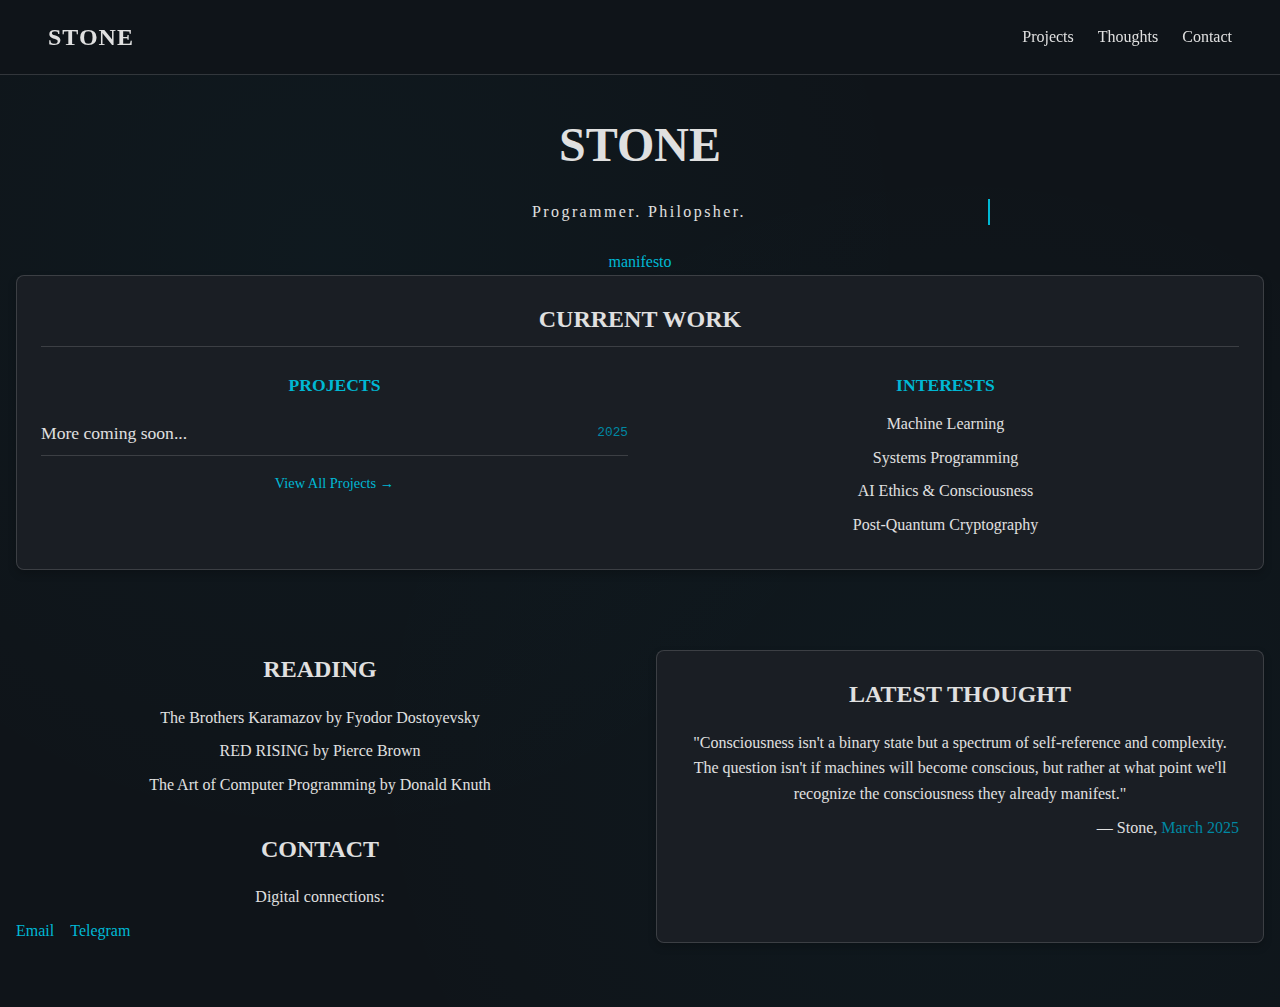
<file: index.html>
<!DOCTYPE html>
<html lang="en">
<head>
    <meta charset="UTF-8">
    <meta name="viewport" content="width=device-width, initial-scale=1.0">
    <title>STONE</title>
    <link rel="stylesheet" href="https://cdnjs.cloudflare.com/ajax/libs/font-awesome/6.1.1/css/all.min.css">
    <style>
        :root {
            --background: #0f1419;
            --text: #e0e0e0;
            --accent: #00b8d4;
            --accent-dim: #0088a3;
            --border: rgba(255, 255, 255, 0.15);
            --card-bg: #1a1e24;
        }
        
        * {
            margin: 0;
            padding: 0;
            box-sizing: border-box;
        }
        
        body {
            font-family: 'Times New Roman', Times, 'Liberation Serif', FreeSerif, serif !important;
            background-color: var(--background);
            background-image: 
                radial-gradient(circle at 25% 25%, rgba(0, 184, 212, 0.03) 0%, transparent 50%),
                radial-gradient(circle at 75% 75%, rgba(0, 184, 212, 0.03) 0%, transparent 50%);
            color: var(--text);
            line-height: 1.6;
        }
        
        a {
            color: var(--text);
            text-decoration: none;
            transition: color 0.2s ease;
        }
        
        a:hover {
            color: var(--accent);
        }
        
        .accent {
            color: var(--accent);
        }
        
        .accent-hover:hover {
            color: var(--accent-dim);
        }
        
        /* Navigation */
        nav {
            padding: 1rem 2rem;
            border-bottom: 1px solid var(--border);
            margin-bottom: 2rem;
            width: 100%;
        }
        
        nav .container {
            display: flex;
            justify-content: space-between;
            align-items: center;
        }
        
        nav .logo {
            font-size: 1.5rem;
            font-weight: bold;
            letter-spacing: 1px;
        }
        
        nav a:not(.logo) {
            position: relative;
            padding: 0.5rem 0;
        }
        
        nav a:not(.logo):hover span {
            width: 100%;
        }
        
        /* Main Content */
        main {
            min-height: 100vh;
        }
        
        .container {
            max-width: 1400px;
            margin: 0 auto;
            padding: 0 1rem;
        }
        
        .grid {
            display: grid;
            grid-template-columns: 1fr;
            gap: 2rem;
        }
        
        @media (min-width: 768px) {
            .grid {
                grid-template-columns: 1fr 1fr;
            }
        }
        
        .section {
            margin-bottom: 2rem;
        }
        
        .section-title {
            font-size: 1.5rem;
            font-weight: bold;
            margin-bottom: 1rem;
        }
        
        .space-y {
            display: flex;
            flex-direction: column;
            gap: 2rem;
        }
        
        /* Cards & Content */
        .card {
            background-color: var(--card-bg);
            border: 1px solid var(--border);
            padding: 1.5rem;
            border-radius: 8px;
            transition: all 0.3s ease;
            box-shadow: 0 4px 8px rgba(0, 0, 0, 0.2);
        }
        
        .card:hover {
            transform: translateY(-5px);
            box-shadow: 0 8px 16px rgba(0, 0, 0, 0.3);
            border-color: var(--accent-dim);
        }
        
        .project {
            display: flex;
            justify-content: space-between;
            align-items: center;
            padding: 0.5rem 0;
            border-bottom: 1px solid var(--border);
        }
        
        .project:last-child {
            border-bottom: none;
        }
        
        .project-title {
            font-family: serif;
            font-size: 1.1rem;
        }
        
        .project-date {
            font-family: monospace;
            font-size: 0.8rem;
            color: var(--accent-dim);
        }
        
        /* Book/Resource Styles */
        .resource-list {
            display: flex;
            flex-direction: column;
            gap: 0.5rem;
        }
        
        .resource-item {
            position: relative;
        }
        
        .resource-tooltip {
            display: none;
            position: absolute;
            right: 105%;
            top: 50%;
            transform: translateY(-50%);
            background-color: var(--card-bg);
            border: 1px solid var(--accent-dim);
            padding: 0.75rem;
            border-radius: 4px;
            width: 160px;
            font-size: 0.8rem;
            z-index: 10;
            white-space: pre-wrap;
        }
        
        .resource-item:hover .resource-tooltip {
            display: block;
        }
        
        @media (max-width: 768px) {
            .resource-tooltip {
                left: 0;
                right: auto;
                top: 100%;
                transform: none;
                margin-top: 0.25rem;
            }
        }
        
        /* Contact Section */
        .contact-links {
            display: flex;
            gap: 1rem;
            flex-wrap: wrap;
        }
        
        .contact-links a {
            color: var(--accent);
        }
        
        .contact-links a:hover {
            color: var(--accent-dim);
        }
        
        /* Terminal-like typing animation for intro */
        .terminal-text {
            border-right: 0.15em solid var(--accent);
            white-space: nowrap;
            overflow: hidden;
            margin: 0 auto;
            letter-spacing: 0.15em;
            animation: typing 3.5s steps(40, end), blink-caret 0.75s step-end infinite;
        }
        
        @keyframes typing {
            from { width: 0 }
            to { width: 100% }
        }
        
        @keyframes blink-caret {
            from, to { border-color: transparent }
            50% { border-color: var(--accent) }
        }
        
        /* Code block styling */
        pre {
            background-color: #1e1e1e;
            padding: 1rem;
            border-radius: 4px;
            overflow-x: auto;
            font-family: 'Times New Roman', Times, serif;
            margin: 1rem 0;
        }
        
        code {
            color: #f8f8f2;
        }
        
        .keyword { color: #569cd6; }
        .string { color: #ce9178; }
        .comment { color: #6a9955; }
        .function { color: #dcdcaa; }
        .variable { color: #9cdcfe; }
    </style>
</head>
<body>
    <!-- Navigation -->
    <nav style="background-color: rgba(15, 20, 25, 0.8); backdrop-filter: blur(8px); position: sticky; top: 0; z-index: 100;">
        <div class="container" style="display: flex; justify-content: space-between; align-items: center;">
            <a href="/" class="logo">STONE</a>
            <div style="display: flex; gap: 1.5rem;">
                <a href="/projects.html" style="position: relative; overflow: hidden;">
                    Projects
                    <span style="position: absolute; bottom: -2px; left: 0; width: 0; height: 2px; background-color: var(--accent); transition: width 0.3s ease;"></span>
               
                    <span style="position: absolute; bottom: -2px; left: 0; width: 0; height: 2px; background-color: var(--accent); transition: width 0.3s ease;"></span>
                </a>
                <a href="/thoughts.html" style="position: relative; overflow: hidden;">
                    Thoughts
                    <span style="position: absolute; bottom: -2px; left: 0; width: 0; height: 2px; background-color: var(--accent); transition: width 0.3s ease;"></span>
                </a>
                <a href="/contacts.html" style="position: relative; overflow: hidden;">
                    Contact
                    <span style="position: absolute; bottom: -2px; left: 0; width: 0; height: 2px; background-color: var(--accent); transition: width 0.3s ease;"></span>
                </a>
            </div>
        </div>
    </nav>
    
    <!-- Main Content -->
    <main>
        <div class="container">
            <!-- Hero Section -->
            <div class="section" style="margin-bottom: 3rem; text-align: center;">
                <h1 class="section-title" style="font-size: 3rem; margin-bottom: 1rem;">STONE</h1>
                <div style="max-width: 700px; margin: 0 auto;">
                    <p class="terminal-text" style="margin-bottom: 1.5rem;">Programmer. Philopsher.</p>
                    <p><a href="/manifesto.html" class="accent accent-hover">manifesto</a> 
            </div>
            
            <!-- Three Column Layout for Content -->
            <div style="display: grid; grid-template-columns: 1fr; gap: 2rem; margin-bottom: 3rem;">
                <!-- Current Work -->
                <div class="card" style="margin-bottom: 2rem;">
                    <h2 class="section-title" style="margin-bottom: 1.5rem; border-bottom: 1px solid var(--border); padding-bottom: 0.5rem;">CURRENT WORK</h2>
                    <div style="display: flex; flex-wrap: wrap; gap: 1.5rem;">
                        <div style="flex: 1; min-width: 300px;">
                            <h3 style="font-size: 1.1rem; margin-bottom: 0.75rem; color: var(--accent);">PROJECTS</h3>
                            <div class="project">
                                <span class="project-title">More coming soon...</span>
                                <span class="project-date">2025</span>
                            </div>
                            <a href="/projects.html" class="accent accent-hover" style="display: block; margin-top: 1rem; font-size: 0.9rem;">View All Projects →</a>
                        </div>
                        <div style="flex: 1; min-width: 300px;">
                            <h3 style="font-size: 1.1rem; margin-bottom: 0.75rem; color: var(--accent);">INTERESTS</h3>
                            <ul style="list-style-type: none; padding-left: 0;">
                                <li style="margin-bottom: 0.5rem;"><a href="https://en.wikipedia.org/wiki/Machine_learning" target="_blank" class="accent-hover">Machine Learning</a></li>
                                <li style="margin-bottom: 0.5rem;"><a href="https://en.wikipedia.org/wiki/Systems_programming" target="_blank" class="accent-hover">Systems Programming</a></li>
                                <li style="margin-bottom: 0.5rem;"><a href="https://en.wikipedia.org/wiki/Ethics_of_artificial_intelligence" target="_blank" class="accent-hover">AI Ethics & Consciousness</a></li>
                                <li style="margin-bottom: 0.5rem;"><a href="https://en.wikipedia.org/wiki/Post-quantum_cryptography" target="_blank" class="accent-hover">Post-Quantum Cryptography</a></li>
                            </ul>
                        </div>
                    </div>
                </div>
            </div>
            
     
 <!-- Bottom Section - Split into Two Parts -->
<div style="display: grid; grid-template-columns: 1fr 1fr; gap: 2rem;">
    <div>
        <div class="section">
            <h2 class="section-title">READING</h2>
            <div class="resource-list">
                <div class="resource-item">
                    <span class="accent-hover book-title">The Brothers Karamazov by Fyodor Dostoyevsky</span>
                    <div class="resource-tooltip">An exploration of cognition, complexity, and consciousness</div>
                </div>
                <div class="resource-item">
                    <span class="accent-hover book-title">RED RISING by Pierce Brown</span>
                    <div class="resource-tooltip">Sci-fi epic exploring revolution, caste hierarchy, and human nature.</div>
                </div>
                <div class="resource-item">
                    <span class="accent-hover book-title">The Art of Computer Programming by Donald Knuth</span>
                    <div class="resource-tooltip">Foundational text on algorithms and their mathematical analysis</div>
                </div>
            </div>
        </div>
        
        <div class="section">
            <h2 class="section-title">CONTACT</h2>
            <p style="margin-bottom: 0.5rem;">Digital connections:</p>
            <div class="contact-links">
                <a href="mailto:stone@stonelaw.org">Email</a>
                <a href="https://t.me/chthonex">Telegram</a>
            </div>
        </div>
    </div>
    
    <div class="section card">
        <h2 class="section-title">LATEST THOUGHT</h2>
        <p>"Consciousness isn't a binary state but a spectrum of self-reference and complexity. The question isn't if machines will become conscious, but rather at what point we'll recognize the consciousness they already manifest."</p>
        <p style="text-align: right; margin-top: 0.5rem;">— Stone, <span style="color: var(--accent-dim);">March 2025</span></p>
    </div>
</div>
<style>
.book-title {
    cursor: pointer;
    display: inline-block;
}
</style>
<script>
    // Reserved for future interactivity
    // You could add onclick handlers here if you want the books to do something when clicked
    document.querySelectorAll('.book-title').forEach(book => {
        book.addEventListener('click', function() {
            // Custom action when a book is clicked (optional)
            console.log('Book clicked:', this.textContent);
            // You could show a modal, change content, etc.
        });
    });
</script>
</div>
</main>
</body>
</html>
</file>
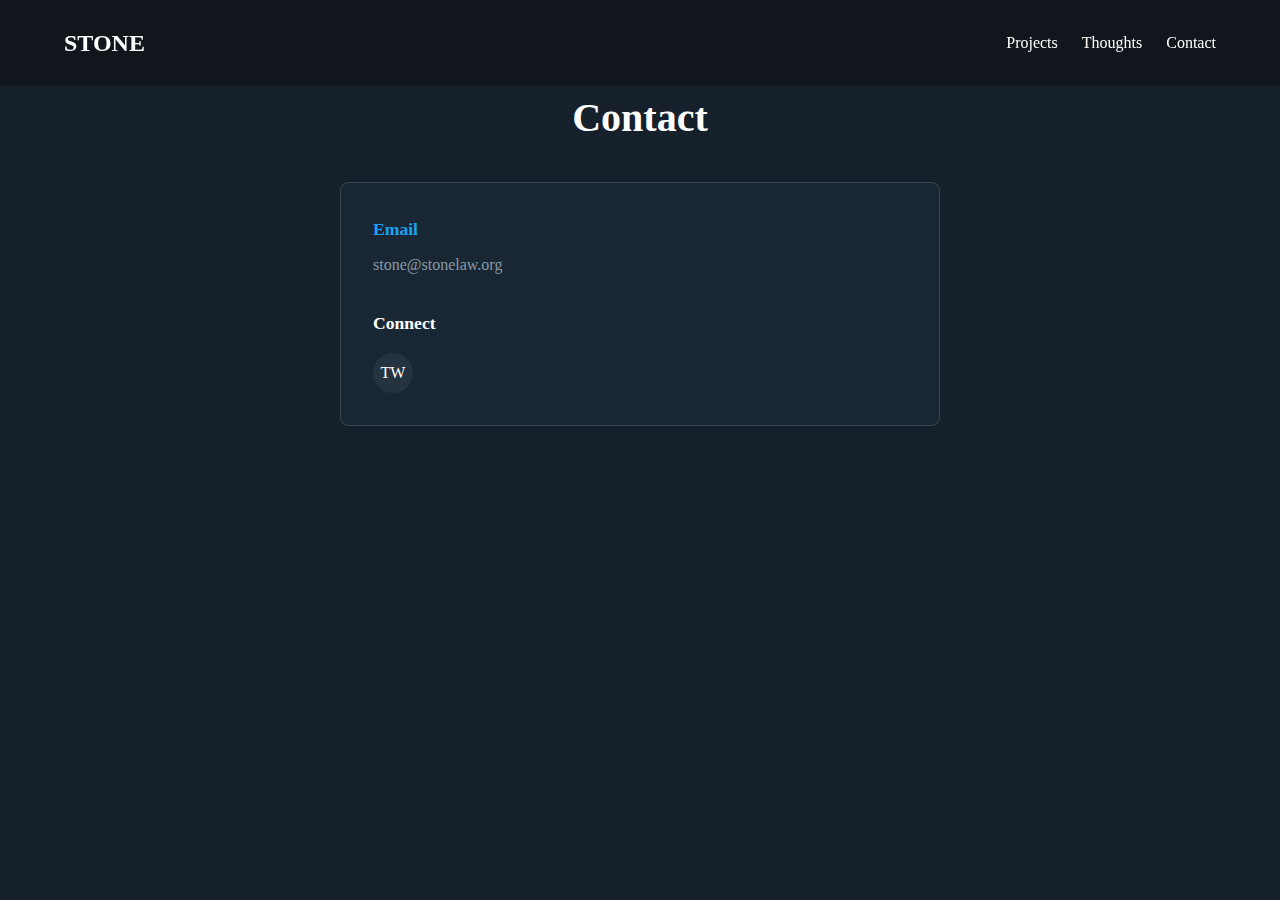
<file: contacts.html>
<!DOCTYPE html>
<html lang="en">
<head>
    <meta charset="UTF-8">
    <meta name="viewport" content="width=device-width, initial-scale=1.0">
    <title>Contact | STONE</title>
    <style>
        :root {
            --accent: #1DA1F2;
            --background: #15202B;
            --text: #FFFFFF;
            --secondary-text: #8899A6;
            --card-bg: #192734;
            --border: #38444D;
            --input-bg: #253341;
            --placeholder: #8899A6;
        }

        * {
            margin: 0;
            padding: 0;
            box-sizing: border-box;
        }

        body {
             font-family: 'Times New Roman', Times, 'Liberation Serif', FreeSerif, serif !important;
            background-color: var(--background);
            color: var(--text);
            line-height: 1.6;
        }

        .container {
            max-width: 1200px;
            margin: 0 auto;
            padding: 0 1.5rem;
        }

        /* Navigation Styles */
        nav {
            background-color: rgba(15, 20, 25, 0.8);
            backdrop-filter: blur(8px);
            position: sticky;
            top: 0;
            z-index: 100;
            padding: 1rem 0;
        }

        nav .container {
            display: flex;
            justify-content: space-between;
            align-items: center;
        }

        .logo {
            font-size: 1.5rem;
            font-weight: bold;
            color: var(--text);
            text-decoration: none;
        }

        nav a {
            color: var(--text);
            text-decoration: none;
            padding: 0.5rem 0;
            position: relative;
            overflow: hidden;
        }

        nav a span {
            position: absolute;
            bottom: -2px;
            left: 0;
            width: 0;
            height: 2px;
            background-color: var(--accent);
            transition: width 0.3s ease;
        }

        nav a:hover span {
            width: 100%;
        }

        /* Main Content Styles */
        main {
            padding: 2rem 0;
        }

        .page-header {
            margin-bottom: 2rem;
            text-align: center;
        }

        .page-header h1 {
            font-size: 2.5rem;
            margin-bottom: 0.5rem;
        }

        .page-header p {
            color: var(--secondary-text);
            font-size: 1.1rem;
        }

        .contact-container {
            display: grid;
            grid-template-columns: 1fr 1fr;
            gap: 3rem;
            max-width: 1000px;
            margin: 0 auto;
        }

        .contact-info {
            padding: 2rem;
            background-color: var(--card-bg);
            border-radius: 8px;
            border: 1px solid var(--border);
        }

        .contact-info h2 {
            margin-bottom: 1.5rem;
            font-size: 1.5rem;
        }

        .contact-method {
            margin-bottom: 1.5rem;
        }

        .contact-method h3 {
            font-size: 1.1rem;
            margin-bottom: 0.5rem;
            color: var(--accent);
        }

        .contact-method p {
            color: var(--secondary-text);
        }

        .social-links {
            margin-top: 2rem;
        }

        .social-links h3 {
            font-size: 1.1rem;
            margin-bottom: 1rem;
        }

        .social-icons {
            display: flex;
            gap: 1rem;
        }

        .social-icon {
            width: 40px;
            height: 40px;
            background-color: var(--input-bg);
            border-radius: 50%;
            display: flex;
            align-items: center;
            justify-content: center;
            text-decoration: none;
            color: var(--text);
            transition: background-color 0.3s;
        }

        .social-icon:hover {
            background-color: var(--accent);
        }

        .contact-form {
            padding: 2rem;
            background-color: var(--card-bg);
            border-radius: 8px;
            border: 1px solid var(--border);
        }

        .contact-form h2 {
            margin-bottom: 1.5rem;
            font-size: 1.5rem;
        }

        .form-group {
            margin-bottom: 1.5rem;
        }

        .form-group label {
            display: block;
            margin-bottom: 0.5rem;
            font-size: 0.9rem;
            color: var(--secondary-text);
        }

        .form-input {
            width: 100%;
            padding: 0.75rem;
            background-color: var(--input-bg);
            border: 1px solid var(--border);
            border-radius: 4px;
            color: var(--text);
            font-family: 'Cascadia Code', 'Fira Code', monospace;
            font-size: 0.9rem;
            transition: border-color 0.3s;
        }

        .form-input:focus {
            outline: none;
            border-color: var(--accent);
        }

        .form-input::placeholder {
            color: var(--placeholder);
        }

        textarea.form-input {
            min-height: 150px;
            resize: vertical;
        }

        .submit-button {
            background-color: var(--accent);
            color: #fff;
            border: none;
            border-radius: 4px;
            padding: 0.75rem 1.5rem;
            font-size: 1rem;
            cursor: pointer;
            transition: background-color 0.3s;
            font-family: 'Cascadia Code', 'Fira Code', monospace;
        }

        .submit-button:hover {
            background-color: #1991db;
        }

        /* Footer Styles */
        footer {
            margin-top: 4rem;
            padding: 2rem 0;
            border-top: 1px solid var(--border);
            color: var(--secondary-text);
            text-align: center;
        }

        @media (max-width: 768px) {
            .contact-container {
                grid-template-columns: 1fr;
            }
        }
    </style>
</head>
<body>
    <!-- Navigation -->
    <nav>
        <div class="container">
            <a href="index.html" class="logo">STONE</a>
            <div style="display: flex; gap: 1.5rem;">
                <a href="projects.html">
                    Projects
                    <span></span>
                </a>
                <a href="thoughts.html">
                    Thoughts
                    <span></span>
                </a>
                <a href="contact.html">
                    Contact
                    <span></span>
                </a>
            </div>
        </div>
    </nav>

    <!-- Main Content -->
    <main class="container">
        <div class="page-header">
            <h1>Contact</h1>
        </div>

        <div class="contact-container" style="display: block; max-width: 600px;">
            <div class="contact-info" style="width: 100%;">
            
                
                <div class="contact-method">
                    <h3>Email</h3>
                    <p>stone@stonelaw.org</p>
                </div>
                
                <div class="social-links">
                    <h3>Connect</h3>
                    <div class="social-icons">
                        <a href="https://twitter.com/stoned_law" class="social-icon" title="Twitter">TW</a>
                    </div>
                </div>
            </div>
            

        </div>
    </main>
</body>
</html>
</file>
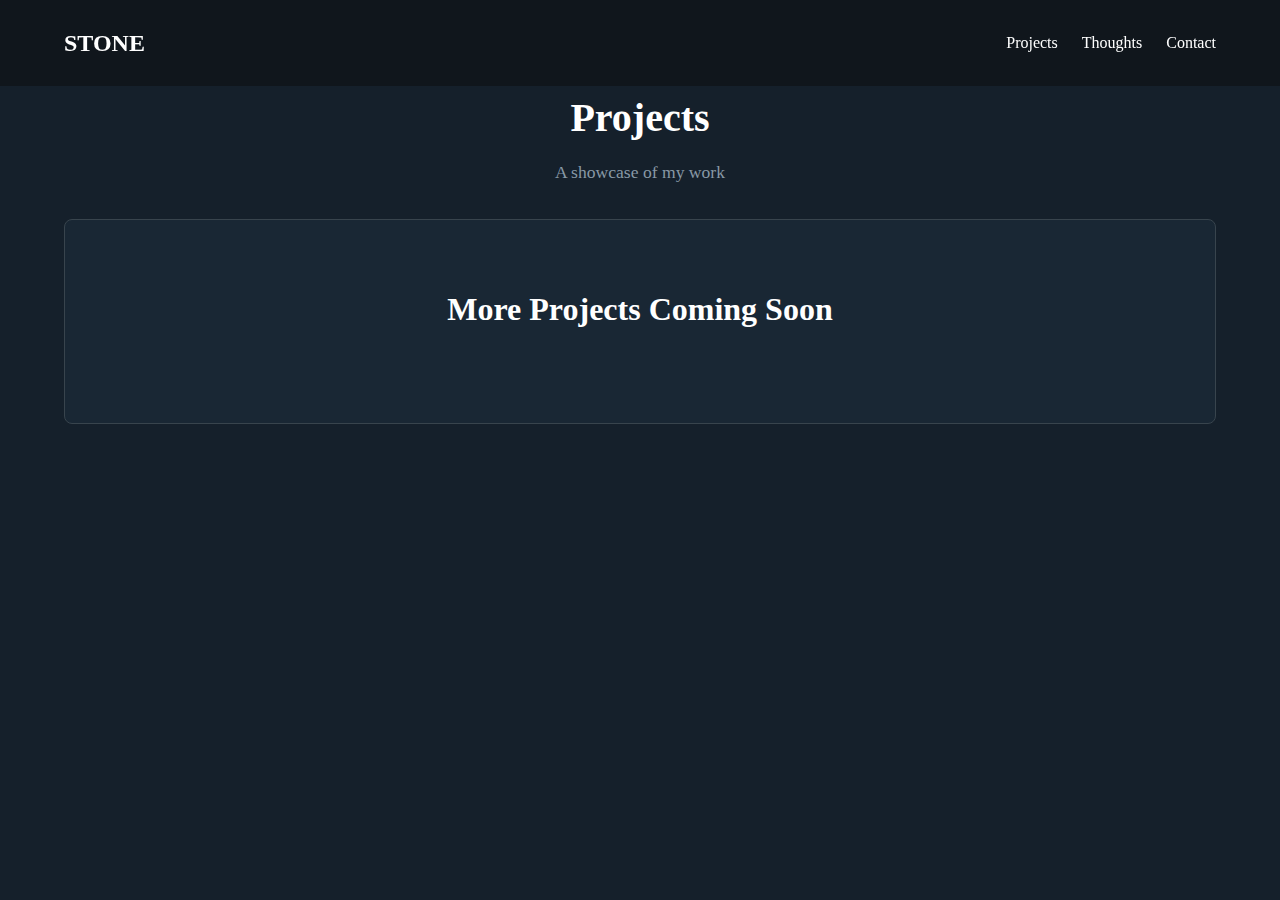
<file: projects.html>
<!DOCTYPE html>
<html lang="en">
<head>
    <meta charset="UTF-8">
    <meta name="viewport" content="width=device-width, initial-scale=1.0">
    <title>Projects | STONE</title>
    <style>
        :root {
            --accent: #1DA1F2;
            --background: #15202B;
            --text: #FFFFFF;
            --secondary-text: #8899A6;
            --card-bg: #192734;
            --border: #38444D;
        }

        * {
            margin: 0;
            padding: 0;
            box-sizing: border-box;
        }

        body {
            font-family: 'Times New Roman', Times, 'Liberation Serif', FreeSerif, serif !important;
            background-color: var(--background);
            color: var(--text);
            line-height: 1.6;
        }

        .container {
            max-width: 1200px;
            margin: 0 auto;
            padding: 0 1.5rem;
        }

        /* Navigation Styles */
        nav {
            background-color: rgba(15, 20, 25, 0.8);
            backdrop-filter: blur(8px);
            position: sticky;
            top: 0;
            z-index: 100;
            padding: 1rem 0;
        }

        nav .container {
            display: flex;
            justify-content: space-between;
            align-items: center;
        }

        .logo {
            font-size: 1.5rem;
            font-weight: bold;
            color: var(--text);
            text-decoration: none;
        }

        nav a {
            color: var(--text);
            text-decoration: none;
            padding: 0.5rem 0;
            position: relative;
            overflow: hidden;
        }

        nav a span {
            position: absolute;
            bottom: -2px;
            left: 0;
            width: 0;
            height: 2px;
            background-color: var(--accent);
            transition: width 0.3s ease;
        }

        nav a:hover span {
            width: 100%;
        }

        /* Main Content Styles */
        main {
            padding: 2rem 0;
        }

        .page-header {
            margin-bottom: 2rem;
            text-align: center;
        }

        .page-header h1 {
            font-size: 2.5rem;
            margin-bottom: 0.5rem;
        }

        .page-header p {
            color: var(--secondary-text);
            font-size: 1.1rem;
        }

        .projects-grid {
            display: grid;
            grid-template-columns: repeat(auto-fill, minmax(350px, 1fr));
            gap: 2rem;
        }

        .project-card {
            background-color: var(--card-bg);
            border-radius: 8px;
            border: 1px solid var(--border);
            overflow: hidden;
            transition: transform 0.3s ease, box-shadow 0.3s ease;
        }

        .project-card:hover {
            transform: translateY(-5px);
            box-shadow: 0 10px 20px rgba(0, 0, 0, 0.2);
        }

        .project-image {
            width: 100%;
            height: 200px;
            background-color: #2C3E50;
            display: flex;
            align-items: center;
            justify-content: center;
            color: var(--secondary-text);
            font-size: 1.2rem;
        }

        .project-content {
            padding: 1.5rem;
        }

        .project-title {
            font-size: 1.5rem;
            margin-bottom: 0.5rem;
        }

        .project-tags {
            display: flex;
            flex-wrap: wrap;
            gap: 0.5rem;
            margin-bottom: 1rem;
        }

        .project-tag {
            background-color: rgba(29, 161, 242, 0.2);
            color: var(--accent);
            padding: 0.2rem 0.5rem;
            border-radius: 4px;
            font-size: 0.8rem;
        }

        .project-description {
            color: var(--secondary-text);
            margin-bottom: 1.5rem;
        }

        .project-links {
            display: flex;
            gap: 1rem;
        }

        .project-link {
            color: var(--accent);
            text-decoration: none;
            font-weight: 500;
            display: inline-flex;
            align-items: center;
        }

        .project-link:hover {
            text-decoration: underline;
        }

        /* Footer Styles */
        footer {
            margin-top: 4rem;
            padding: 2rem 0;
            border-top: 1px solid var(--border);
            color: var(--secondary-text);
            text-align: center;
        }

        @media (max-width: 768px) {
            .projects-grid {
                grid-template-columns: 1fr;
            }
        }
    </style>
</head>
<body>
    <!-- Navigation -->
    <nav>
        <div class="container">
            <a href="index.html" class="logo">STONE</a>
            <div style="display: flex; gap: 1.5rem;">
                <a href="projects.html">
                    Projects
                    <span></span>
                </a>
                <a href="thoughts.html">
                    Thoughts
                    <span></span>
                </a>
                <a href="contact.html">
                    Contact
                    <span></span>
                </a>
            </div>
        </div>
    </nav>

    <!-- Main Content -->
    <main class="container">
        <div class="page-header">
            <h1>Projects</h1>
            <p>A showcase of my work</p>
        </div>

        <div style="text-align: center; padding: 4rem 2rem; background-color: var(--card-bg); border-radius: 8px; border: 1px solid var(--border);">
            <h2 style="font-size: 2rem; margin-bottom: 1.5rem;">More Projects Coming Soon</h2>
        </div>
    </main>

</body>
</html>
</file>
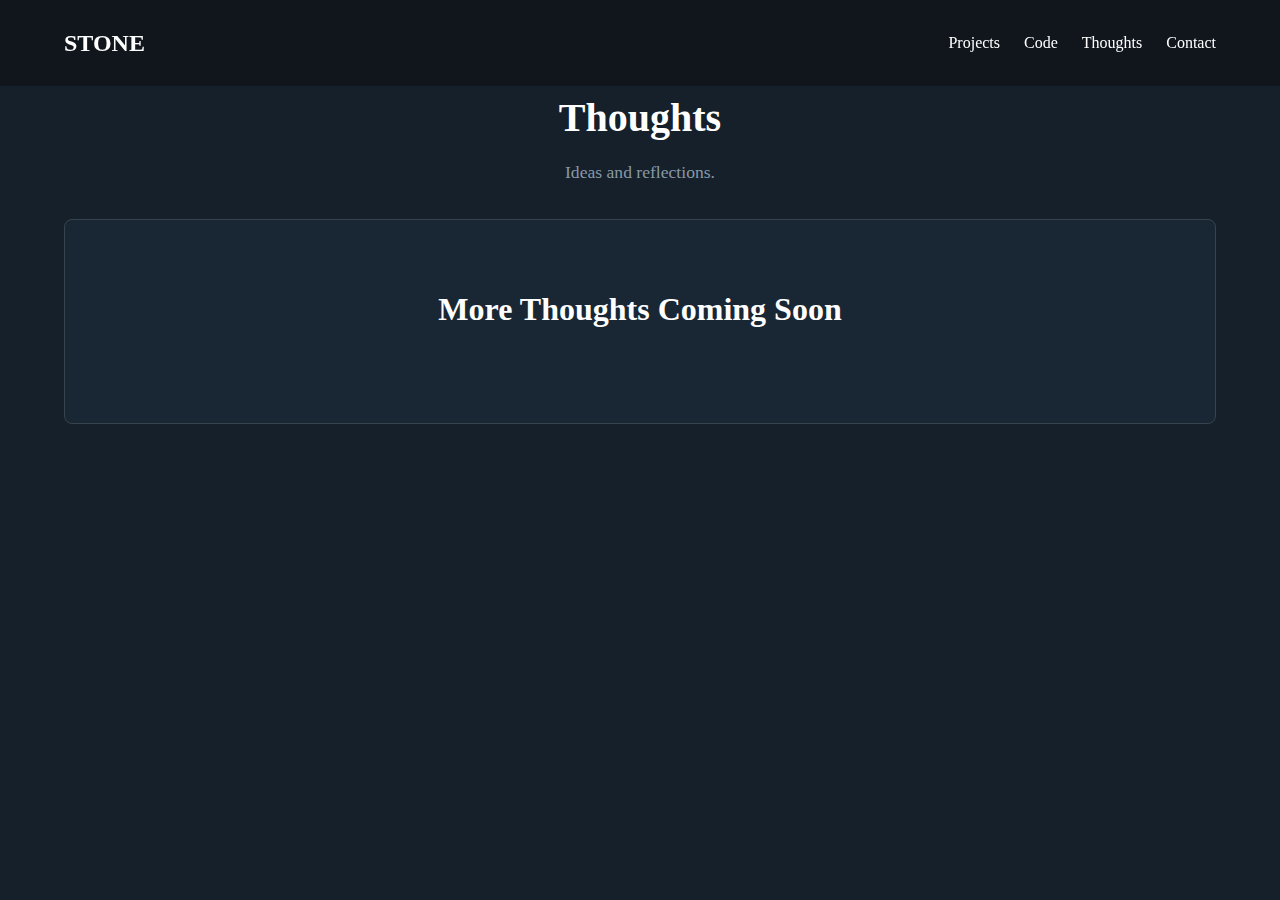
<file: thoughts.html>
<!DOCTYPE html>
<html lang="en">
<head>
    <meta charset="UTF-8">
    <meta name="viewport" content="width=device-width, initial-scale=1.0">
    <title>Thoughts | STONE</title>
    <style>
        :root {
            --accent: #1DA1F2;
            --background: #15202B;
            --text: #FFFFFF;
            --secondary-text: #8899A6;
            --card-bg: #192734;
            --border: #38444D;
        }

        * {
            margin: 0;
            padding: 0;
            box-sizing: border-box;
        }

        body {
            font-family: 'Times New Roman', Times, 'Liberation Serif', FreeSerif, serif !important;
            background-color: var(--background);
            color: var(--text);
            line-height: 1.6;
        }

        .container {
            max-width: 1200px;
            margin: 0 auto;
            padding: 0 1.5rem;
        }

        /* Navigation Styles */
        nav {
            background-color: rgba(15, 20, 25, 0.8);
            backdrop-filter: blur(8px);
            position: sticky;
            top: 0;
            z-index: 100;
            padding: 1rem 0;
        }

        nav .container {
            display: flex;
            justify-content: space-between;
            align-items: center;
        }

        .logo {
            font-size: 1.5rem;
            font-weight: bold;
            color: var(--text);
            text-decoration: none;
        }

        nav a {
            color: var(--text);
            text-decoration: none;
            padding: 0.5rem 0;
            position: relative;
            overflow: hidden;
        }

        nav a span {
            position: absolute;
            bottom: -2px;
            left: 0;
            width: 0;
            height: 2px;
            background-color: var(--accent);
            transition: width 0.3s ease;
        }

        nav a:hover span {
            width: 100%;
        }

        /* Main Content Styles */
        main {
            padding: 2rem 0;
        }

        .page-header {
            margin-bottom: 2rem;
            text-align: center;
        }

        .page-header h1 {
            font-size: 2.5rem;
            margin-bottom: 0.5rem;
        }

        .page-header p {
            color: var(--secondary-text);
            font-size: 1.1rem;
        }

        .thoughts-grid {
            display: grid;
            grid-template-columns: repeat(auto-fill, minmax(300px, 1fr));
            gap: 1.5rem;
        }

        .thought-card {
            background-color: var(--card-bg);
            border-radius: 8px;
            border: 1px solid var(--border);
            padding: 1.5rem;
            transition: transform 0.3s ease, box-shadow 0.3s ease;
        }

        .thought-card:hover {
            transform: translateY(-5px);
            box-shadow: 0 10px 20px rgba(0, 0, 0, 0.2);
        }

        .thought-date {
            color: var(--secondary-text);
            font-size: 0.9rem;
            margin-bottom: 0.5rem;
        }

        .thought-title {
            font-size: 1.3rem;
            margin-bottom: 0.5rem;
        }

        .thought-excerpt {
            color: var(--secondary-text);
        }

        /* Footer Styles */
        footer {
            margin-top: 4rem;
            padding: 2rem 0;
            border-top: 1px solid var(--border);
            color: var(--secondary-text);
            text-align: center;
        }

        @media (max-width: 768px) {
            .thoughts-grid {
                grid-template-columns: 1fr;
            }
        }
    </style>
</head>
<body>
    <!-- Navigation -->
    <nav>
        <div class="container">
            <a href="index.html" class="logo">STONE</a>
            <div style="display: flex; gap: 1.5rem;">
                <a href="projects.html">
                    Projects
                    <span></span>
                </a>
                <a href="code.html">
                    Code
                    <span></span>
                </a>
                <a href="thoughts.html">
                    Thoughts
                    <span></span>
                </a>
                <a href="contact.html">
                    Contact
                    <span></span>
                </a>
            </div>
        </div>
    </nav>

    <!-- Main Content -->
    <main class="container">
        <div class="page-header">
            <h1>Thoughts</h1>
            <p>Ideas and reflections.</p>
        </div>

        <div style="text-align: center; padding: 4rem 2rem; background-color: var(--card-bg); border-radius: 8px; border: 1px solid var(--border);">
            <h2 style="font-size: 2rem; margin-bottom: 1.5rem;">More Thoughts Coming Soon</h2>

        </div>
    </main>

    <!-- No footer as requested -->
</body>
</html>
</file>
